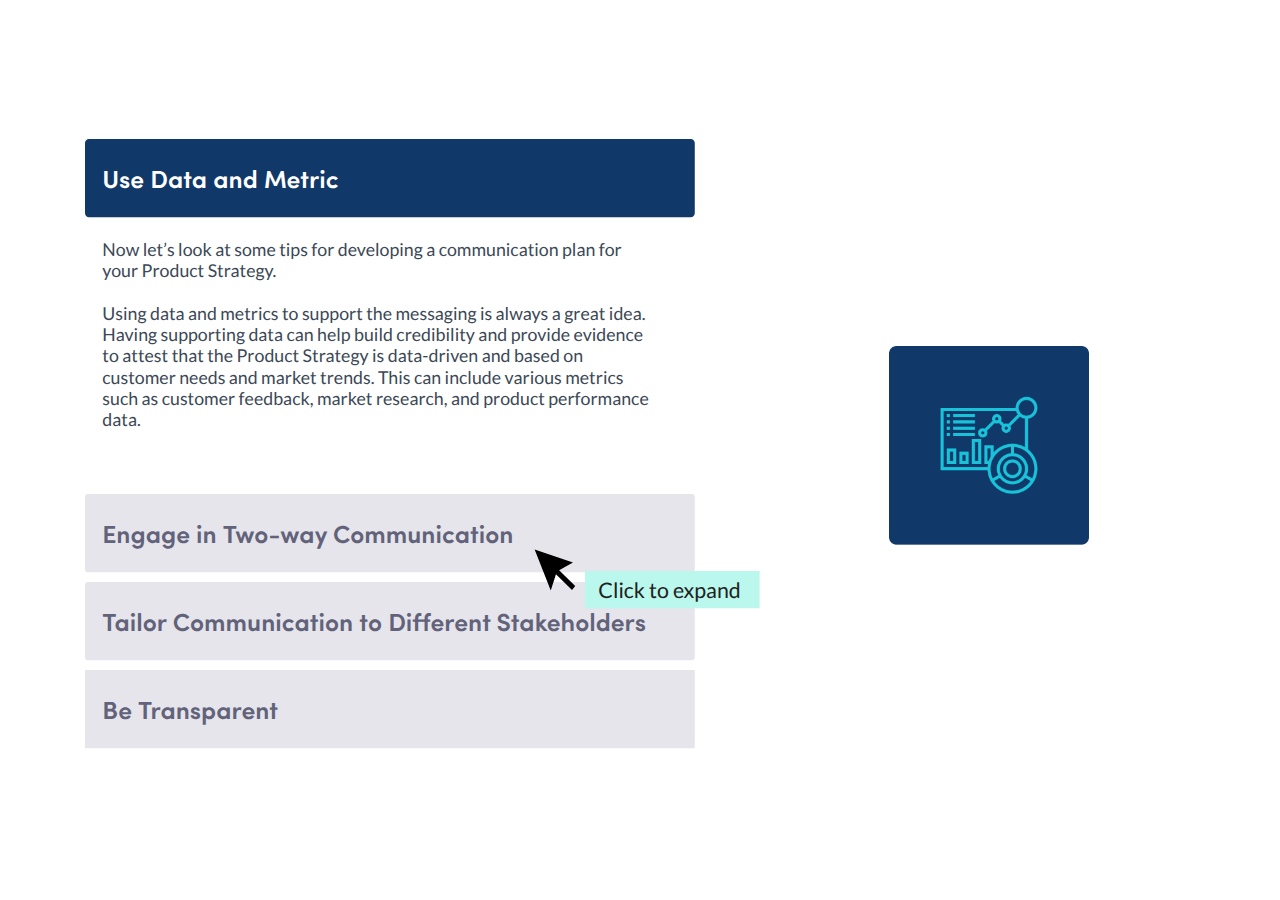
<file: index.html>
﻿<!doctype html>
<html lang="en-US">
<head>
  <meta charset="utf-8">
  <!-- Created using Storyline 360 - http://www.articulate.com  -->
  <!-- version: 3.78.30747.0 -->
  <title>comm222</title>
  <meta http-equiv="x-ua-compatible" content="IE=edge"/>
  <meta name="viewport" content="width=device-width,initial-scale=1,user-scalable=no,shrink-to-fit=no,minimal-ui"/>
  <meta name="apple-mobile-web-app-capable" content="yes"/>
  <style>
    html, body { height: 100%; padding: 0; margin: 0 }
    #app { height: 100%; width: 100%; }
  </style>

  <script>
    window.DS = {};
    window.globals = {
      DATA_PATH_BASE: '',
      HAS_FRAME: true,
      HAS_SLIDE: true,

      lmsPresent: false,
      tinCanPresent: false,
      cmi5Present: false,
      aoSupport: false,
      scale: 'noscale',
      captureRc: false,
      browserSize: 'optimal',
      bgColor: '#FFFFFF',
      features: 'AccessibleVideo,BgAudioBlip,ConnectionMessages,DropIn1,DropIn2,DropIn3,FullScreenToggle,LayerPresentAsDialog,MultipleQuizTracking,PlayerSpeedControl,StreamingVideo,UpdatedThemeEditor,UseAudioElement,VideoSync',
      themeName: 'unified',
      preloaderColor: '#8C8C8C',
      suppressAnalytics: false,
      productChannel: 'stable',
      publishSource: 'storyline',
      aid: 'aid|a8fbaf31-cd82-4534-a00a-83a3256e9906',
      cid: '5ff714f0-c469-4c72-928e-436738152205',
      playerVersion: '3.78.30747.0',
      publishTimestamp: '2023-08-17T11:02:29.9500108Z',
      maxIosVideoElements: 10,
      connectionSettings: { message: 'You%20are%20offline.%20Trying%20to%20reconnect...', useDarkTheme: true, mode: 'disabled' },

      
      parseParams: function(qs) {
        if (window.globals.parsedParams != null) {
          return window.globals.parsedParams;
        }
        qs = (qs || window.location.search.substr(1)).split('+').join(' ');
        var params = {},
            tokens,
            re = /[?&]?([^=]+)=([^&]*)/g;

        while (tokens = re.exec(qs)) {
          params[decodeURIComponent(tokens[1]).trim()] =
            decodeURIComponent(tokens[2]).trim();
        }
        window.globals.parsedParams = params;
        return params;
      }

    };
  </script>
  <script>
    var isIe11 = ('ActiveXObject' in window || window.MSBlobBuilder != null)
      && window.msCrypto != null && !window.ActiveXObject;
    if (isIe11) {
      window.globals.unsupportedBrowser = true;
      document.write(atob('[base64]'));
    }
  </script>
  
  <script>window.THREE = { };</script>
  
</head>
<body style="background: #FFFFFF" class="cs-HTML theme-unified">
  <!-- 360 -->
  <script>!function(){var e,i=/iPhone/i,o=/iPod/i,n=/iPad/i,t=/\biOS-universal(?:.+)Mac\b/i,r=/\bAndroid(?:.+)Mobile\b/i,a=/Android/i,d=/(?:SD4930UR|\bSilk(?:.+)Mobile\b)/i,p=/Silk/i,l=/Windows Phone/i,u=/\bWindows(?:.+)ARM\b/i,b=/BlackBerry/i,s=/BB10/i,c=/Opera Mini/i,f=/\b(CriOS|Chrome)(?:.+)Mobile/i,h=/Mobile(?:.+)Firefox\b/i,v=function(e){return void 0!==e&&"MacIntel"===e.platform&&"number"==typeof e.maxTouchPoints&&e.maxTouchPoints>1&&"undefined"==typeof MSStream};e=function(e){var m={userAgent:"",platform:"",maxTouchPoints:0};e||"undefined"==typeof navigator?"string"==typeof e?m.userAgent=e:e&&e.userAgent&&(m={userAgent:e.userAgent,platform:e.platform,maxTouchPoints:e.maxTouchPoints||0}):m={userAgent:navigator.userAgent,platform:navigator.platform,maxTouchPoints:navigator.maxTouchPoints||0};var g=m.userAgent,y=g.split("[FBAN");void 0!==y[1]&&(g=y[0]),void 0!==(y=g.split("Twitter"))[1]&&(g=y[0]);var A=function(e){return function(i){return i.test(e)}}(g),w={apple:{phone:A(i)&&!A(l),ipod:A(o),tablet:!A(i)&&(A(n)||v(m))&&!A(l),universal:A(t),device:(A(i)||A(o)||A(n)||A(t)||v(m))&&!A(l)},amazon:{phone:A(d),tablet:!A(d)&&A(p),device:A(d)||A(p)},android:{phone:!A(l)&&A(d)||!A(l)&&A(r),tablet:!A(l)&&!A(d)&&!A(r)&&(A(p)||A(a)),device:!A(l)&&(A(d)||A(p)||A(r)||A(a))||A(/\bokhttp\b/i)},windows:{phone:A(l),tablet:A(u),device:A(l)||A(u)},other:{blackberry:A(b),blackberry10:A(s),opera:A(c),firefox:A(h),chrome:A(f),device:A(b)||A(s)||A(c)||A(h)||A(f)},any:!1,phone:!1,tablet:!1};return w.any=w.apple.device||w.android.device||w.windows.device||w.other.device,w.phone=w.apple.phone||w.android.phone||w.windows.phone,w.tablet=w.apple.tablet||w.android.tablet||w.windows.tablet,w}(),"object"==typeof exports&&"undefined"!=typeof module?module.exports=e:"function"==typeof define&&define.amd?define((function(){return e})):this.isMobile=e}();
    window.isMobile.apple.tablet = window.isMobile.apple.tablet ||
      (navigator.platform === 'MacIntel' && navigator.maxTouchPoints > 1);
    window.isMobile.apple.device = window.isMobile.apple.device || window.isMobile.apple.tablet;
    window.isMobile.tablet = window.isMobile.tablet || window.isMobile.apple.tablet;
    window.isMobile.any = window.isMobile.any || window.isMobile.apple.tablet;
  </script>

  <div id="focus-sink" tabindex="-1"></div>

  <div id="preso"></div>
  <script>
    (function() {

      var classTypes = [ 'desktop', 'mobile', 'phone', 'tablet' ];

      var addDeviceClasses = function(prefix, testObj) {
        var curr, i;
        for (i = 0; i < classTypes.length; i++) {
          curr = classTypes[i];
          if (testObj[curr]) {
            document.body.classList.add(prefix + curr);
          }
        }
      };

      var params = window.globals.parseParams(),
          isDevicePreview = params.devicepreview === '1',
          isPhoneOverride = params.deviceType === 'phone' || (isDevicePreview && params.phone == '1'),
          isTabletOverride = (params.deviceType === 'tablet' || isDevicePreview) && !isPhoneOverride,
          isMobileOverride = isPhoneOverride || isTabletOverride;

      var deviceView = {
        desktop: !window.isMobile.any && !isMobileOverride,
        mobile: window.isMobile.any || isMobileOverride,
        phone: isPhoneOverride || (window.isMobile.phone && !isTabletOverride),
        tablet: isTabletOverride || window.isMobile.tablet
      };

      window.globals.deviceView = deviceView;
      window.isMobile.desktop = !window.isMobile.any;
      window.isMobile.mobile = window.isMobile.any;

      addDeviceClasses('view-', deviceView);

    })();
  </script>
  
  <script src='story_content/user.js' type=text/javascript></script>
  <div class="slide-loader"></div>

  <script>
    var doc = document, loader = doc.body.querySelector('.slide-loader'); [ 1, 2, 3 ].forEach(function(n) { var d = doc.createElement('div'); d.style.backgroundColor = window.globals.preloaderColor; d.classList.add('mobile-loader-dot'); d.classList.add('dot' + n); loader.appendChild(d); });
  </script>

  <div class="mobile-load-title-overlay" style="display: none">
    <div class="mobile-load-title">comm222</div>
  </div>

  <div class="mobile-chrome-warning"></div>

  
<style>
  .warn-connection-dialog {
    display: none;
    background: transparent;
    pointer-events: none;
    position: fixed;
    left: 0;
    top: 0;
    width: 100%;
    height: 100%;
    z-index: 999;
  }

  .warn-connection-content {
    border-radius: 4px;
    background: white;
    border: 1px solid #E7E7E7;
    color: #333333;
    box-shadow: 0 2px 4px rgba(0, 0, 0, 0.25);
    transition: all 150ms ease-out;
    position: absolute;
    white-space: nowrap;
  }

  .view-phone.is-landscape .warn-connection-content {
    left: 23px;
    bottom: 23px;
  }

  .view-tablet.is-landscape .warn-connection-content {
    left: 50%;
    top: 20px;
    transform: translateX(-50%);
  }

  .is-portrait .warn-connection-content {
    transform: translate(-50%, calc(-100% - 15px));
  }

  .warn-connection-content p {
    display: inline-block;
    margin: 0 8px 0 0;
    line-height: 33px;
    font-size: 11px;
  }

  .warn-connection-content svg {
    position: relative;
    vertical-align: middle;
    margin: 0 2px 2px 8px;
  }

  .view-desktop .warn-connection-content {
    left: 1.5em;
    bottom: 1.5em;
  }

  .view-desktop .warn-connection-content p {
    font-size: 1.1em;
  }

  .is-offline .warn-connection-dialog {
    display: block;
  }

  .is-offline .cs-panel * {
    pointer-events: none !important;
  }

  .is-offline .cs-panel {
    pointer-events: all !important;
  }

  .is-offline #nav-controls * {
    pointer-events: none !important;
  }

  .is-offline #nav-controls {
    pointer-events: all !important;
  }
</style>

<div class="warn-connection-dialog">
  <div class="warn-connection-content">
    <svg width="17" height="15" viewBox="0 0 17 15" xmlns="http://www.w3.org/2000/svg">
      <path fill="#8F0000" stroke="white" d="M16.07,12.98 L15.88,12.23 L9.51,1.21 C8.97,0.26,7.6,0.26,7.06,1.21 L0.69,12.23 C0.15,13.16,0.81,14.36,1.91,14.36 H14.65 C15.47,14.36,16.05,13.7,16.07,12.98 Z"/>
      <path fill="white" stroke="white" d="M8.58,5.5 C8.35,5.28,8.5,5.35,8.21,5.32 C8.09,5.35,7.97,5.49,7.96,5.67 C7.97,5.79,7.98,5.92,7.98,6.04 L7.98,6.04 C7.99,6.17,8,6.31,8.01,6.43 L8.01,6.44 C8.03,6.92,8.06,7.41,8.09,7.9 L8.09,7.9 C8.12,8.39,8.14,8.88,8.17,9.37 C8.17,9.39,8.18,9.42,8.2,9.44 C8.23,9.46,8.25,9.47,8.28,9.47 C8.31,9.47,8.34,9.46,8.35,9.44 C8.37,9.43,8.38,9.4,8.39,9.35 L8.39,9.34 C8.39,9.24,8.4,9.15,8.4,9.05 L8.4,9.05 C8.41,8.96,8.41,8.86,8.42,8.75 C8.43,8.44,8.45,8.12,8.47,7.81 L8.47,7.81 C8.49,7.49,8.51,7.18,8.53,6.87 C8.55,6.46,8.56,6.05,8.59,5.64 L8.6,5.62 C8.6,5.57,8.59,5.53,8.58,5.5 L8.21,5.32 Z"/>
      <circle fill="white" stroke="white" cx="8.3" cy="11.35" r="0.3"/>
    </svg>
    <p>You are offline. Trying to reconnect...</p>
  </div>
</div>

<script>
  (function() {
    window.DS.connection = {
      warningShown: false,
      assets: {},
      loadingAssetGroup: false,
      retryDelay: 500
    };

    var connectionSettings = window.globals.connectionSettings || {};

    // The `window.globals.features` variable must be set in `webpack.dev.config` when testing locally - it is not enough
    // to have it in the data - but it must be set there as well.
    var useConnectionMessages = window.AbortController != null &&
      window.location.protocol != 'file:' &&
      window.globals.features.indexOf('ConnectionMessages') != -1 &&
      connectionSettings.mode === 'normal';

    window.DS.connection.useConnectionMessages = useConnectionMessages

    var assetCount = 0;
    var checkLoadedId;


    if (useConnectionMessages && connectionSettings != null) {
      var contentEl = document.querySelector('.warn-connection-content');
      var messageEl = contentEl.querySelector('p')

      if (connectionSettings.useDarkTheme) {
        contentEl.style.borderColor = '#BABBBA';
        contentEl.style.backgroundColor = '#282828';
        contentEl.style.color = '#FFFFFF';
      }

      if (connectionSettings.message != null) {
        messageEl.textContent = window.decodeURIComponent(connectionSettings.message);
      }
    }

    function checkAssetsReady() {
      for (var i in DS.connection.assets) {
        if (!DS.connection.assets[i].success) {
          return false;
        }
      }
      return true;
    }

    function stopAssetGroup() {
      if (!useConnectionMessages) { return; }

      assetCount = 0;

      DS.connection.oldAssetGroup = DS.connection.assets;
      DS.connection.assets = {};
      DS.connection.loadingAssetGroup = false;
      clearInterval(checkLoadedId);
    }

    function startAssetGroup() {
      if (!useConnectionMessages) { return; }
      var ticks = 0;
      clearInterval(checkLoadedId);
      checkLoadedId = setInterval(function() {
        var loaded = 0;
        if (assetCount === 0 && loaded === 0) {
          clearInterval(checkLoadedId);
          return;
        }

        for (var i in DS.connection.assets) {
          if (DS.connection.assets[i].success) {
            loaded++;
          }
        }

        if (assetCount === loaded && checkAssetsReady()) {
          for (var i in DS.connection.assets) {
            if (DS.connection.assets[i].action) {
              DS.connection.assets[i].action();
            }
          }
          hideWarning();
          stopAssetGroup();
        }
      }, 100)
    }

    function requiredAsset(url, action, retry, type) {
      if (!useConnectionMessages) { return; }
      if (DS.connection.assets[url]) { return; }

      DS.connection.assets[url] = {
        success: false, action: action, retry: retry, type: type
      };
      assetCount = Object.keys(DS.connection.assets).length;
      if (!DS.connection.loadingAssetGroup) {
        startAssetGroup();
      }
      DS.connection.loadingAssetGroup = true;
    }

    function assetLoaded(url) {
      if (!useConnectionMessages) { return; }
      if (DS.connection.assets[url]) {
        DS.connection.assets[url].success = true;
      }
    }

    function assetFailed(url) {
      if (!useConnectionMessages) { return; }
      if (!DS.connection.assets[url]) {
        if (/\.js$/.test(url) && url.indexOf('transcripts') === -1) {
          setTimeout(function() {
            if (DS.connection.lastSlideLoaded != null) {
              DS.connection.lastSlideLoaded();
            }
          }, DS.connection.retryDelay);
        }
        return;
      }
      if (!DS.connection.warningShown) { showWarning(); }
      if (DS.connection.assets[url].retry) {
        setTimeout(function() {
          if (!DS.connection.assets[url].success) {
            DS.connection.assets[url].retry()
          }
        }, DS.connection.retryDelay);
      }
    }

    function hideWarning() {
      document.body.classList.remove('is-offline');
      DS.connection.warningShown = false;
    }
    DS.connection.hideWarning = hideWarning

    function showWarning(btn) {
      document.body.classList.add('is-offline')
      DS.connection.warningShown = true;
      updateWarningPosition();
    }

    function updateWarningPosition() {
      if (!DS.connection.warningShown) {
        return;
      }

      var isPortrait = document.body.classList.contains('is-portrait');
      var warningEl = document.querySelector('.warn-connection-content');

      if (isPortrait) {
        var slide = document.querySelector('.primary-slide');
        var slideRect = slide.getBoundingClientRect();

        warningEl.style.top = `${slideRect.top}px`
        warningEl.style.left = `${slideRect.left + slideRect.width / 2}px`
      } else {
        warningEl.style.top = null;
        warningEl.style.left = null;
      }

      window.requestAnimationFrame(updateWarningPosition);
    }

    // these will all be noops if the feature flag isn't set in
    // the data and `window.globals.features`
    DS.connection.requiredAsset = requiredAsset;
    DS.connection.assetLoaded = assetLoaded;
    DS.connection.assetFailed = assetFailed;
    DS.connection.stopAssetGroup = stopAssetGroup;
    DS.connection.startAssetGroup = startAssetGroup;
  })();
</script>


  <script>
    
    if (window.autoSpider && window.vInterfaceObject) {
      document.querySelector('.mobile-load-title-overlay').style.display = 'none';
    }
  </script>

  

  <link rel="stylesheet" href="html5/data/css/output.min.css" data-noprefix/>
</body>
<script src="html5/lib/scripts/bootstrapper.min.js"></script>
</html>
</file>
<file: html5/data/css/output.min.css>
@font-face {
  font-family: 'Lato Charset1_ 5i8VXLlv8BB348B5';
  src: url('[data-uri]');
  font-style: normal;
  font-weight: normal;
}
@font-face {
  font-family: 'Sofia Pro Charset1_ 6YU4BBA34A0';
  src: url('[data-uri]');
  font-style: normal;
  font-weight: normal;
}
@font-face {
  font-family: 'LatoBold Charset1_ BoldEB714DEC';
  src: url('[data-uri]');
  font-style: normal;
  font-weight: normal;
}
@font-face {
  font-family: 'Lato Charset0_v8MUn45tBE51451DC';
  src: url('[data-uri]');
  font-style: normal;
  font-weight: normal;
}
@font-face {
  font-family: 'Sofia Pro Charset0_v9oU56DF3E53';
  src: url('[data-uri]');
  font-style: normal;
  font-weight: normal;
}
.cs-HTML {
  background: rgba(255, 255, 255, 1);
}
.cs-pxabnsnfns10100000001 .cs-infopanel  {
  box-shadow: 0 1px 0 rgba(0, 0, 0, 0);
  background: rgba(255, 255, 255, 1);
}
.cs-pxabnsnfns10100000001 .cs-infopanel .cs-link {
  color: rgba(88, 88, 88, 1);
}
.cs-pxabnsnfns10100000001 .cs-infopanel .cs-link:hover {
  color: rgba(255, 255, 255, 1);
}
.cs-pxabnsnfns10100000001 .cs-infopanel .cs-name {
  color: rgba(68, 68, 68, 1);
}
.cs-pxabnsnfns10100000001 .cs-infopanel .cs-title {
  color: rgba(153, 153, 153, 1);
}
.cs-pxabnsnfns10100000001 .cs-infopanelpopup  {
  box-shadow: 0 1px 0 rgba(0, 0, 0, 0);
  background: rgba(0, 0, 0, 0);
}
.cs-pxabnsnfns10100000001 .cs-infopanelpopup .cs-link {
  color: rgba(255, 0, 0, 1);
}
.cs-pxabnsnfns10100000001 .cs-infopanelpopup .cs-link:hover {
  color: rgba(255, 255, 255, 1);
}
.cs-pxabnsnfns10100000001 .cs-infopanelpopup .cs-name {
  color: rgba(255, 255, 255, 1);
}
.cs-pxabnsnfns10100000001 .cs-infopanelpopup .cs-bio {
  color: rgba(88, 88, 88, 1);
}
.cs-pxabnsnfns10100000001 .cs-timer  {
  color: rgba(88, 88, 88, 1);
}
.cs-pxabnsnfns10100000001 .cs-duration stop:first-child {
  stop-color: rgba(220, 220, 220, 1);
}
.cs-pxabnsnfns10100000001 .cs-duration stop:last-child {
  stop-color: rgba(220, 220, 220, 1);
}
.cs-pxabnsnfns10100000001 .cs-elapsed stop:first-child {
  stop-color: rgba(254, 227, 71, 1);
}
.cs-pxabnsnfns10100000001 .cs-elapsed stop:last-child {
  stop-color: rgba(254, 227, 71, 1);
}
.cs-pxabnsnfns10100000001 .cs-timer .cs-pie .cs-innerstroke {
  stroke: rgba(199, 199, 199, 1);
}
.cs-pxabnsnfns10100000001 .cs-timer .cs-pie .cs-innerborder {
  stroke: rgba(255, 255, 255, 1);
}
.cs-pxabnsnfns10100000001 .cs-window  {
  box-shadow: 0 8px 5px rgba(0, 0, 0, 0.2);
  border-color: rgba(49, 99, 0, 1);
  background: rgba(250, 250, 250, 1);
  color: rgba(70, 70, 70, 1);
}
.cs-pxabnsnfns10100000001 .cs-window .cs-diva {
  border-color: rgba(0, 0, 0, 0);
}
.cs-pxabnsnfns10100000001 .cs-window .cs-divb {
  border-color: rgba(0, 0, 0, 0);
}
.cs-pxabnsnfns10100000001 .cs-editor .cs-editor-slide {
  color: rgba(255, 255, 255, 1);
}
.cs-pxabnsnfns10100000001 .cs-editor .cs-editor-html {
  color: rgba(70, 70, 70, 1);
}
.cs-pxabnsnfns10100000001 .cs-editor .cs-editor-button {
  text-shadow: 0 1px 0 rgba(0, 0, 0, 0);
  color: rgba(255, 255, 255, 1);
  border-color: rgba(33, 68, 0, 1);
  background: rgba(60, 124, 0, 1);
}
.cs-pxabnsnfns10100000001 .cs-editor .cs-editor-button:hover {
  background: rgba(66, 142, 0, 1);
}
.cs-pxabnsnfns10100000001 .cs-editor .cs-editor-button:active {
  background: rgba(46, 93, 0, 1);
}
.cs-pxabnsnfns10100000001 .cs-listitem  {
  color: rgba(70, 70, 70, 1);
  border-color: none;
  border: 1px solid transparent;
}
.cs-pxabnsnfns10100000001 .cs-listitem:hover {
  background: rgba(0, 0, 0, 0.05);
  border-color: rgba(142, 143, 142, 1) !important;
  border-width: 1px;
  border-radius: 2px;
  border-style: solid;
  box-sizing: border-box;
}
.cs-pxabnsnfns10100000001 .cs-listitem.hover {
  background: rgba(0, 0, 0, 0.05);
  border-color: rgba(142, 143, 142, 1) !important;
  border-width: 1px;
  border-radius: 2px;
  border-style: solid;
  box-sizing: border-box;
}
.cs-pxabnsnfns10100000001 .cs-glossary  {
  color: rgba(70, 70, 70, 1);
}
.cs-pxabnsnfns10100000001 .cs-glossary .cs-scrolling-panel {
  background: rgba(0, 0, 0, 0);
}
.cs-pxabnsnfns10100000001 .cs-glossary .cs-term.cs-selected .cs-choice-list-trigger {
  color: rgba(255, 255, 255, 1);
  background: rgba(255, 255, 255, 1);
}
.cs-pxabnsnfns10100000001 .cs-glossary .cs-term.cs-selected .cs-choice-list-trigger:focus {
  color: rgba(255, 255, 255, 1);
  background: rgba(255, 255, 255, 1);
}
.cs-pxabnsnfns10100000001 .cs-glossary .cs-term:hover .cs-choice-list-trigger {
  background: rgba(70, 70, 70, 1);
}
.cs-pxabnsnfns10100000001 .cs-glossary .cs-term.hover .cs-choice-list-trigger {
  background: rgba(70, 70, 70, 1);
}
.cs-pxabnsnfns10100000001 .cs-glossary .cs-term .cs-choice-list-trigger:focus {
  background: rgba(70, 70, 70, 1);
}
.cs-pxabnsnfns10100000001 .cs-glossary .cs-diva {
  border-color: rgba(0, 0, 0, 0);
}
.cs-pxabnsnfns10100000001 .cs-glossary .cs-divb {
  border-color: rgba(0, 0, 0, 0);
}
.cs-pxabnsnfns10100000001 .cs-glossary .cs-divc {
  border-color: rgba(0, 0, 0, 0);
}
.cs-pxabnsnfns10100000001 .cs-glossary .cs-heading {
  color: rgba(44, 47, 48, 1);
  font-weight: 700;
}
.note-content p span {
  color: rgba(70, 70, 70, 1);
  line-height: 1.4em;
  font-size: 103.769%;
}
.cs-pxabnsnfns10100000001 .cs-resource .cs-separator {
  border-color: rgba(0, 0, 0, 0);
}
.cs-pxabnsnfns10100000001 .cs-outline  {
  color: rgba(45, 45, 45, 1);
}
.cs-pxabnsnfns10100000001 .cs-outline .cs-diva {
  border-color: rgba(0, 0, 0, 0);
}
.cs-pxabnsnfns10100000001 .cs-outline .cs-divb {
  border-color: rgba(0, 0, 0, 0);
}
.cs-pxabnsnfns10100000001 .cs-outline .cs-divc {
  border-color: rgba(0, 0, 0, 0);
}
.cs-pxabnsnfns10100000001 .cs-outline .cs-search-filter:hover {
  color: rgba(0, 0, 0, 0);
}
.cs-pxabnsnfns10100000001 .cs-outline .cs-search-filter.hover {
  color: rgba(0, 0, 0, 0);
}
.cs-pxabnsnfns10100000001 .cs-transcript  {
  color: rgba(255, 255, 255, 1);
}
.cs-pxabnsnfns10100000001 .cs-transcript .cs-div {
  border-color: rgba(0, 0, 0, 0);
}
.cs-pxabnsnfns10100000001 .cs-tabs:not(.topmenu-item) {
  color: rgba(39, 43, 44, 1);
}
.cs-pxabnsnfns10100000001 .cs-tabs .cs-inner-button:not(.topmenu-item) {
  text-shadow: 0 1px 0 rgba(0, 0, 0, 0);
}
.cs-pxabnsnfns10100000001 .cs-tabs:hover:not(.topmenu-item) {
  color: rgba(39, 43, 44, 1);
}
.cs-pxabnsnfns10100000001 .cs-tabs.cs-selected {
  background: rgba(0, 0, 0, 0);
  color: rgba(39, 43, 44, 1);
}
.cs-pxabnsnfns10100000001 .cs-seekcontrol  {
  background: rgba(0, 0, 0, 0);
  border-color: rgba(0, 0, 0, 0);
}
.cs-pxabnsnfns10100000001 .cs-seekcontrol .cs-button:hover .cs-icon {
  fill: rgba(255, 255, 255, 1);
}
.cs-pxabnsnfns10100000001 .cs-seekcontrol .cs-button.hover .cs-icon {
  fill: rgba(255, 255, 255, 1);
}
.cs-pxabnsnfns10100000001 .cs-seekcontrol .cs-button .cs-icon-shadow {
  fill: rgba(0, 0, 0, 0);
}
.cs-pxabnsnfns10100000001 .cs-seekcontrol .cs-button .cs-icon {
  fill: rgba(140, 140, 140, 1);
}
.cs-pxabnsnfns10100000001 .cs-seekcontrol .cs-seek .cs-fill {
  background: rgba(255, 255, 255, 0.6);
}
.cs-pxabnsnfns10100000001 .cs-seekcontrol .cs-seek {
  background: rgba(142, 143, 142, 1);
  border-color: rgba(0, 0, 0, 0);
}
.cs-pxabnsnfns10100000001 .cs-searchinput .cs-input {
  color: rgba(70, 70, 70, 1);
  border-color: rgba(0, 0, 0, 0);
  background: rgba(0, 0, 0, 0.05);
}
.cs-pxabnsnfns10100000001 .cs-searchinput .cs-input:focus {
  color: rgba(44, 47, 48, 1);
  background: rgba(41, 41, 41, 1);
}
.cs-pxabnsnfns10100000001 .cs-searchinput .cs-input:hover {
  box-shadow: inset 0 0 1px 0 rgba(69, 126, 19, 0);
}
.cs-pxabnsnfns10100000001 .cs-searchinput .cs-input.hover {
  box-shadow: inset 0 0 1px 0 rgba(69, 126, 19, 0);
}
.cs-pxabnsnfns10100000001 .cs-searchinput .cs-button .cs-icon {
  fill: rgba(88, 88, 88, 1);
}
.cs-pxabnsnfns10100000001 .cs-searchinput .cs-button:hover {
  fill: rgba(63, 133, 0, 1);
}
.cs-pxabnsnfns10100000001 .cs-searchinput .cs-button.hover {
  fill: rgba(63, 133, 0, 1);
}
.cs-pxabnsnfns10100000001 .cs-menu  {
  box-shadow: 0 1px 0 rgba(0, 0, 0, 0);
  background: rgba(250, 250, 250, 1);
}
.cs-pxabnsnfns10100000001 .cs-topmenu-item.active .cs-tab {
  background: rgba(250, 250, 250, 1);
}
.cs-pxabnsnfns10100000001 .cs-logo  {
  box-shadow: 0 1px 0 rgba(37, 75, 0, 1);
  background: rgba(255, 255, 255, 0);
}
.cs-pxabnsnfns10100000001 .cs-checkbox  {
  color: rgba(255, 255, 255, 1);
}
.cs-pxabnsnfns10100000001 .cs-checkbox:hover {
  border-color: rgba(175, 221, 130, 1);
}
.cs-pxabnsnfns10100000001 .cs-checkbox.hover {
  border-color: rgba(175, 221, 130, 1);
}
.cs-pxabnsnfns10100000001 .cs-checkbox .cs-box {
  color: rgba(255, 255, 255, 1);
  border-color: rgba(42, 83, 0, 1);
}
.cs-pxabnsnfns10100000001 .cs-checkbox .cs-box:checked::after {
  color: rgba(43, 196, 0, 1);
}
.cs-pxabnsnfns10100000001 .cs-button  {
  text-shadow: 0 1px 0 rgba(0, 0, 0, 0);
  color: rgba(88, 88, 88, 1);
  border-color: rgba(0, 0, 0, 0);
  background: rgba(0, 0, 0, 0);
  box-shadow: 0 1px 0 rgba(0, 0, 0, 0);
}
.cs-pxabnsnfns10100000001 .cs-button .cs-icon {
  fill: rgba(88, 88, 88, 1);
}
.cs-pxabnsnfns10100000001 .cs-button .cs-icon-shadow {
  fill: rgba(0, 0, 0, 0);
}
.cs-pxabnsnfns10100000001 .cs-button:hover {
  background: rgba(39, 43, 44, 1);
}
.cs-pxabnsnfns10100000001 .cs-button.hover {
  background: rgba(39, 43, 44, 1);
}
.cs-pxabnsnfns10100000001 .cs-button:active {
  background: rgba(0, 0, 0, 0);
}
.cs-pxabnsnfns10100000001 .cs-button.cs-disabled:hover {
  background: rgba(0, 0, 0, 0);
}
.cs-pxabnsnfns10100000001 .cs-button.cs-disabled.hover {
  background: rgba(0, 0, 0, 0);
}
.cs-pxabnsnfns10100000001 .cs-button.cs-disabled:active {
  background: rgba(0, 0, 0, 0);
}
.cs-pxabnsnfns10100000001 .cs-button.cs-volume:hover {
  background: rgba(0, 0, 0, 0);
}
.cs-pxabnsnfns10100000001 .cs-button.cs-volume.hover {
  background: rgba(0, 0, 0, 0);
}
.cs-pxabnsnfns10100000001 .cs-button.cs-volume:active {
  background: rgba(0, 0, 0, 0);
}
.cs-pxabnsnfns10100000001.cs-base  {
  color: rgba(88, 88, 88, 1);
  border-color: rgba(255, 255, 255, 0);
  background: rgba(255, 255, 255, 1);
}
.cs-pxabnsnfns10100000001.cs-base .cs-separator .cs-diva {
  background: rgba(250, 250, 250, 1);
}
.cs-pxabnsnfns10100000001.cs-base .cs-separator .cs-divb {
  background: rgba(0, 0, 0, 0);
}
.cs-pxabnsnfns10100000001.cs-base .cs-topmenu-item.active .cs-tab {
  border-color: rgba(250, 250, 250, 1);
}
.cs-pxabnsnfns10100000001.cs-base .cs-topmenu-item.active .cs-panel {
  border-color: rgba(250, 250, 250, 1);
}
.cs-pxabnsnfns10100000001.cs-base .cs-left {
  background: rgba(250, 250, 250, 1);
}
.cs-pxabnsnfns10100000001.cs-base .cs-area-primary .cs-slide-container {
  background: rgba(255, 255, 255, 1);
}
.cs-pxabnsnfns10100000001.cs-base.cs-custom-theme .cs-brandhighlight-bg {
  background: rgba(255, 255, 255, 1) !important;
}
.cs-pxabnsnfns10100000001.cs-base.cs-custom-theme .cs-brandhighlight-secondary-bg {
  background: rgba(255, 255, 255, 1) !important;
}
.cs-pxabnsnfns10100000001.cs-base.cs-custom-theme .cs-brandhighlight-border {
  border-color: rgba(255, 255, 255, 1) !important;
}
.cs-pxabnsnfns10100000001.cs-base.cs-custom-theme .cs-brandhighlight-text {
  color: rgba(255, 255, 255, 1) !important;
}
.cs-pxabnsnfns10100000001.cs-base.cs-custom-theme .cs-brandhighlight-fill {
  fill: rgba(255, 255, 255, 1) !important;
}
.cs-pxabnsnfns10100000001.cs-base.cs-custom-theme .cs-listitem.cs-selected {
  background-color: rgba(0, 0, 0, 0.05) !important;
}
.cs-pxabnsnfns10100000001 .cs-volume::-moz-range-thumb {
  border-color: rgba(43, 85, 0, 1);
  box-shadow: inset 0 0 1px 0 rgba(43, 85, 0, 1);
  background: rgba(255, 255, 255, 1);
}
.cs-pxabnsnfns10100000001 .cs-volume::-ms-thumb {
  border-color: rgba(43, 85, 0, 1);
  box-shadow: inset 0 0 1px 0 rgba(43, 85, 0, 1);
  background: rgba(255, 255, 255, 1);
}
.cs-pxabnsnfns10100000001 .cs-volume::-webkit-slider-thumb {
  border-color: rgba(43, 85, 0, 1);
  box-shadow: inset 0 0 1px 0 rgba(43, 85, 0, 1);
  background: rgba(255, 255, 255, 1);
}
.cs-pxabnsnfns10100000001 .cs-volume::-moz-range-track {
  border-color: rgba(66, 140, 1, 1);
  background: rgba(142, 143, 142, 1);
}
.cs-pxabnsnfns10100000001 .cs-volume::-ms-track {
  border-color: rgba(66, 140, 1, 1);
  background: rgba(142, 143, 142, 1);
}
.cs-pxabnsnfns10100000001 .cs-volume::-webkit-slider-runnable-track {
  border-color: rgba(66, 140, 1, 1);
  background: rgba(142, 143, 142, 1);
}
body.show-focus .tab-focus-box {
  box-shadow: 0 0 0 1px rgba(255, 255, 0, 1), 0 0 0 3px rgba(0, 32, 96, 1), 0 0 5px 5px rgba(255, 255, 0, 1);
  border-color: transparent;
  outline: 2px transparent solid;
}
.skipnav {
  box-shadow: 0 0 0 1px rgba(255, 255, 0, 1), 0 0 0 3px rgba(0, 32, 96, 1), 0 0 5px 5px rgba(255, 255, 0, 1);
  border-color: transparent;
  outline: 2px transparent solid;
}
.cs-pxabnsnfns10100000001 .cs-listitem:hover {
  color: none;
}
.cs-pxabnsnfns10100000001 .cs-listitem.hover {
  color: none;
}
.cs-pxabnsnfns10100000001 .cs-listitem.cs-viewed {
  color: #464646;
}
.cs-pxabnsnfns10100000001 .cs-listitem {
  color: #464646;
}
.cs-pxabnsnfns10100000001 .cs-listitem:hover .cs-icon-carrot * {
  fill: none;
}
.cs-pxabnsnfns10100000001 .cs-listitem.hover .cs-icon-carrot * {
  fill: none;
}
.cs-pxabnsnfns10100000001 .cs-listitem .cs-icon-carrot {
  color: none;
  top: calc(3px);
}
.cs-pxabnsnfns10100000001 .cs-listitem .cs-icon-carrot .cs-shadow {
  color: #2C2F30;
}
.cs-pxabnsnfns10100000001 .item-collapsible .is-scene {
  color: #2C2F30 !important;
  font-weight: 700;
}
.cs-pxabnsnfns10100000001 .is-scene .cs-icon-carrot * {
  color: #2C2F30 !important;
  font-weight: 700;
}
.cs-pxabnsnfns10100000001 .is-scene:not(.outline-links-collapse) > a {
  color: #2C2F30;
}
.cs-pxabnsnfns10100000001 .is-scene:not(.outline-links-collapse) .cs-icon-carrot * {
  fill: none !important;
  color: #2C2F30 !important;
}
.cs-pxabnsnfns10100000001 .tabs, .cs-pxabnsnfns10100000001 .cs-logo {
  border-bottom: 1px solid rgba(142, 143, 142, 1);
}
.cs-pxabnsnfns10100000001 .area-secondary-wrapper:after {
  background-image: url('[data-uri]');
  background-size: 100%;
}
.cs-pxabnsnfns10100000001 .panel-footer {
  background: #FAFAFA;
}
.cs-pxabnsnfns10100000001 #outline-search {
  background: rgba(0, 0, 0, 0.05);
  border-color: rgba(142, 143, 142, 1);
  border-width: 1px;
  border-style: solid;
}
.cs-pxabnsnfns10100000001 .topmenu-panel #outline-search {
  background: #EAEAEA;
}
.cs-pxabnsnfns10100000001 .search-icon circle, .cs-pxabnsnfns10100000001 .search-icon path {
  stroke: #585858;
}
.cs-pxabnsnfns10100000001 #outline-search input[type   =search] {
  color: #2C2F30;
}
.cs-pxabnsnfns10100000001 #outline-search ::-webkit-input-placeholder {
  color: #464646 !important;
}
.cs-pxabnsnfns10100000001 #outline-search :-ms-input-placeholder {
  color: #464646 !important;
}
.cs-pxabnsnfns10100000001 #outline-search ::-moz-placeholder {
  color: #464646 !important;
  opacity: 1;
}
.cs-pxabnsnfns10100000001 .cs-topmenu-item.active, body:not(.is-touchable-tablet) .cs-pxabnsnfns10100000001 .cs-topmenu-item:hover {
  color: #272B2C;
}
.cs-pxabnsnfns10100000001 .cs-topmenu-item.button-tapped {
  color: #272B2C;
}
.cs-pxabnsnfns10100000001 .cs-topmenu-item.active .cs-tab, .cs-pxabnsnfns10100000001 .cs-topmenu-item .cs-tab {
  background: transparent !important;
  border: none !important;
}
.cs-pxabnsnfns10100000001 .top-tabs-drop-icon div {
  background: #585858;
}
.cs-pxabnsnfns10100000001 .cs-panel.topmenu-panel .panel-content, .cs-pxabnsnfns10100000001 .top-tabs-drop {
  background: #FAFAFA;
}
.cs-pxabnsnfns10100000001 .cs-topmenu-item.active .cs-panel {
  background: #FAFAFA;
}
.cs-pxabnsnfns10100000001 .cs-menu.topmenu-panel, .cs-pxabnsnfns10100000001 .top-tabs-drop {
  border: 1px solid rgba(250, 250, 250, 1) !important;
  border-radius: 3px;
}
.cs-pxabnsnfns10100000001 .resources .resources-list a:hover {
  background: rgba(0, 0, 0, 0.05);
}
body:not(.is-touchable-tablet) .cs-pxabnsnfns10100000001 .resources .resources-list a:hover {
  background: rgba(0, 0, 0, 0.05);
}
.cs-pxabnsnfns10100000001 .resources .resources-list a.hover {
  background: rgba(0, 0, 0, 0.05);
}
body:not(.is-touchable-tablet) .cs-pxabnsnfns10100000001 .resources .resources-list a.hover {
  background: rgba(0, 0, 0, 0.05);
}
.cs-pxabnsnfns10100000001 .resources .resources-list a.button-tapped {
  background: rgba(0, 0, 0, 0.05);
}
.cs-pxabnsnfns10100000001 .cs-icon path, .cs-pxabnsnfns10100000001 .cs-icon rect, .cs-pxabnsnfns10100000001 .cs-icon polygon, .cs-pxabnsnfns10100000001 .menu-icon-wrapper.menu-icon-wrapper-hover path {
  fill: #585858;
}
.cs-pxabnsnfns10100000001 .cs-icon .icon-stroke-only {
  fill: none !important;
  stroke: #585858 !important;
}
body:not(.is-touchable-tablet) .cs-pxabnsnfns10100000001 .cs-button:hover .cs-icon path, body:not(.is-touchable-tablet) .cs-pxabnsnfns10100000001 .cs-button:hover .cs-icon rect, body:not(.is-touchable-tablet) .cs-pxabnsnfns10100000001 .cs-button:hover .cs-icon polygon {
  fill: #272B2C;
}
body:not(.is-touchable-tablet) .cs-pxabnsnfns10100000001 .cs-tabs:hover .search-icon circle, body:not(.is-touchable-tablet) .cs-pxabnsnfns10100000001 .cs-tabs:hover .search-icon path {
  stroke: #272B2C;
}
.cs-pxabnsnfns10100000001 .cs-button.button-tapped .cs-icon path, .cs-pxabnsnfns10100000001 .cs-button.button-tapped .cs-icon rect, .cs-pxabnsnfns10100000001 .cs-button.button-tapped .cs-icon polygon {
  fill: #272B2C;
}
body:not(.is-touchable-tablet) .cs-pxabnsnfns10100000001 .cs-button:hover .cs-icon .icon-stroke-only {
  fill: none !important;
  stroke: #272B2C !important;
}
.cs-pxabnsnfns10100000001 .cs-button:button-tapped .cs-icon .icon-stroke-only {
  fill: none !important;
  stroke: #272B2C !important;
}
.cs-pxabnsnfns10100000001 .menu-icon-wrapper.menu-icon-wrapper-hover svg path {
  fill: #272B2C;
}
.floating-sidebar:not(.sidebar-closed) .cs-pxabnsnfns10100000001 #hamburger .menu-icon-wrapper svg path {
  fill: #BABBBA;
}
.floating-sidebar:not(.sidebar-closed) .cs-pxabnsnfns10100000001 #hamburger .menu-icon-wrapper.menu-icon-wrapper-hover svg path {
  fill: #F8F8F8;
}
.cs-pxabnsnfns10100000001 .volume .btn:before {
  background-image: url('[data-uri]');
}
.cs-pxabnsnfns10100000001 .volume-track {
  background: #8E8F8E;
}
.cs-pxabnsnfns10100000001 .volume-icon circle {
  stroke: #585858;
}
.cs-pxabnsnfns10100000001 .cs-settings > .settings-panel {
  background: #FAFAFA;
  border: 1px solid rgba(250, 250, 250, 1) !important;
  border-radius: 3px;
}
.cs-pxabnsnfns10100000001 .cs-settings > .panel-down-arrow {
  fill: #FAFAFA;
}
.cs-pxabnsnfns10100000001 .switch-toggle .border {
  stroke: #919191;
}
.cs-pxabnsnfns10100000001 .switch-toggle .thumb-off .thumb {
  fill: #585858;
}
.cs-pxabnsnfns10100000001 .switch-toggle .thumb-on .track {
  fill: rgba(255, 255, 255, 0.3);
}
.cs-pxabnsnfns10100000001 .switch-toggle .thumb-off .track {
  fill: rgba(233, 233, 233, 1);
}
.cs-pxabnsnfns10100000001 .switch-label {
  color: #464646;
}
.cs-pxabnsnfns10100000001 .cs-panel .scrollarea-btn:after {
  background: rgba(88, 88, 88, 0.8);
}
.scrollarea-scrollbar:hover .scrollarea-btn:after, .scrollarea-scrollbar.highlight-scrollbar .scrollarea-btn:after {
  background: rgba(88, 88, 88, 0.8);
}
.floating-sidebar .sidebar-overlay {
  background: rgba(0, 0, 0, 0.85);
}
.cs-pxabnsnfns10100000001 .overlay-message {
  background: rgba(0, 0, 0, 0.85);
}
.cs-pxabnsnfns10100000001 .top-ui-bg, .cs-pxabnsnfns10100000001 .bottom-ui-bg, .cs-pxabnsnfns10100000001 .right-ui-bg, .cs-pxabnsnfns10100000001 .left-ui-bg {
  background: rgba(255, 255, 255, 0.8);
}
.cs-pxabnsnfns10100000001 .circle-progress-bg {
  fill: #FFFFFF;
}
.cs-pxabnsnfns10100000001 .circle-progress-well {
  fill: #8E8F8E;
}
.cs-pxabnsnfns10100000001 .circle-progress-pie {
  stroke: #8E8F8E;
}
.cs-pxabnsnfns10100000001 .lightbox .option-pane {
  background: rgba(255, 255, 255, 0.8);
}
.cs-pxabnsnfns10100000001 .lightbox .option-pane:before {
  background: #FFFFFF;
}
.cs-pxabnsnfns10100000001 .message-window {
  background: #FAFAFA;
  border: 1px solid rgba(70, 70, 70, 1) !important;
  border-radius: 3px;
}
.cs-pxabnsnfns10100000001 .message-window-header p, .cs-pxabnsnfns10100000001 .message-window-text {
  color: #464646;
}
.cs-pxabnsnfns10100000001 .message-window-header p {
  border-bottom: 1px solid rgba(70, 70, 70, 1);
}
.cs-pxabnsnfns10100000001 .message-window button.slide-object-button {
  border: 1px solid rgba(70, 70, 70, 1) !important;
}
.cs-pxabnsnfns10100000001 .message-window button.slide-object-button:hover {
  background: rgba(0, 0, 0, 0.05) !important;
}
.message-window .slide-object-button tspan, .message-window .slide-object-button-text tspan {
  fill: #464646 !important;
}
body:not(.is-touchable-tablet) .cs-pxabnsnfns10100000001 .cs-button:hover .text {
  color: #272B2C;
}
.cs-pxabnsnfns10100000001 .cs-button.button-tapped .text {
  color: #272B2C;
}
.cs-pxabnsnfns10100000001.cs-base {
  background: #FFFFFF;
}
.cs-pxabnsnfns10100000001 .cs-menu {
  background: transparent;
}
.cs-pxabnsnfns10100000001 .progress-bar .progress-bar-fill:after {
  background: #FFFFFF !important;
}
.cs-pxabnsnfns10100000001 .volume-dot {
  background: #FFFFFF !important;
}
.fn-npnxnanbsnfns10100000001 {
  font-family: 'Lato22AB4CAF';
  -webkit-font-variant-ligatures: no-common-ligatures;
  font-variant-ligatures: no-common-ligatures;
}
.fn-pxabnsnfns10100000001 {
  font-family: 'Lato22AB4CAF';
  -webkit-font-variant-ligatures: no-common-ligatures;
  font-variant-ligatures: no-common-ligatures;
}
.fn-npxnabnsnfns10100000001 {
  font-family: 'Lato22AB4CAF';
  -webkit-font-variant-ligatures: no-common-ligatures;
  font-variant-ligatures: no-common-ligatures;
}
.fn-npnxnanbnsnfns10100000001 {
  font-family: 'Lato22AB4CAF';
  -webkit-font-variant-ligatures: no-common-ligatures;
  font-variant-ligatures: no-common-ligatures;
}
.fn-pxabnsnfns10100000000 {
  font-family: 'Lato22AB4CAF';
  -webkit-font-variant-ligatures: no-common-ligatures;
  font-variant-ligatures: no-common-ligatures;
}
@font-face {
  font-family: 'Lato22AB4CAF';
  src: url('[data-uri]');
  font-style: normal;
  font-weight: bold;
}
@font-face {
  font-family: 'Lato22AB4CAF';
  src: url('[data-uri]');
  font-style: normal;
  font-weight: normal;
}
.cs-ExternalInterfaceErrorSlide .cs-buttonOK {
  color: rgba(255, 255, 255, 1);
  border-color: rgba(33, 68, 0, 1);
  background: rgba(60, 124, 0, 1);
  text-shadow: 0 1px 0 rgba(0, 0, 0, 0);
}
.cs-ExternalInterfaceErrorSlide .cs-buttonOK .cs-html {
  color: rgba(70, 70, 70, 1);
}
.cs-ExternalInterfaceErrorSlide .cs-buttonOK .cs-slide {
  border-color: rgba(255, 255, 255, 1);
}
.cs-ExternalInterfaceErrorSlide .cs-buttonOK:hover {
  background: rgba(66, 142, 0, 1);
}
.cs-ExternalInterfaceErrorSlide .cs-buttonOK:active {
  background: rgba(46, 93, 0, 1);
}
.cs-InvalidPromptSlide .cs-6YvokaplSz2-InvalidPromptSlide-btn0 {
  color: rgba(255, 255, 255, 1);
  border-color: rgba(33, 68, 0, 1);
  background: rgba(60, 124, 0, 1);
  text-shadow: 0 1px 0 rgba(0, 0, 0, 0);
}
.cs-InvalidPromptSlide .cs-6YvokaplSz2-InvalidPromptSlide-btn0 .cs-html {
  color: rgba(70, 70, 70, 1);
}
.cs-InvalidPromptSlide .cs-6YvokaplSz2-InvalidPromptSlide-btn0 .cs-slide {
  border-color: rgba(255, 255, 255, 1);
}
.cs-InvalidPromptSlide .cs-6YvokaplSz2-InvalidPromptSlide-btn0:hover {
  background: rgba(66, 142, 0, 1);
}
.cs-InvalidPromptSlide .cs-6YvokaplSz2-InvalidPromptSlide-btn0:active {
  background: rgba(46, 93, 0, 1);
}
.cs-PrintPromptSlide .cs-6YvokaplSz2-PrintPromptSlide-btn0 {
  color: rgba(255, 255, 255, 1);
  border-color: rgba(33, 68, 0, 1);
  background: rgba(60, 124, 0, 1);
  text-shadow: 0 1px 0 rgba(0, 0, 0, 0);
}
.cs-PrintPromptSlide .cs-6YvokaplSz2-PrintPromptSlide-btn0 .cs-html {
  color: rgba(70, 70, 70, 1);
}
.cs-PrintPromptSlide .cs-6YvokaplSz2-PrintPromptSlide-btn0 .cs-slide {
  border-color: rgba(255, 255, 255, 1);
}
.cs-PrintPromptSlide .cs-6YvokaplSz2-PrintPromptSlide-btn0:hover {
  background: rgba(66, 142, 0, 1);
}
.cs-PrintPromptSlide .cs-6YvokaplSz2-PrintPromptSlide-btn0:active {
  background: rgba(46, 93, 0, 1);
}
.cs-ScrollPromptSlide .cs-6YvokaplSz2-ScrollPromptSlide-btn0 {
  color: rgba(255, 255, 255, 1);
  border-color: rgba(33, 68, 0, 1);
  background: rgba(60, 124, 0, 1);
  text-shadow: 0 1px 0 rgba(0, 0, 0, 0);
}
.cs-ScrollPromptSlide .cs-6YvokaplSz2-ScrollPromptSlide-btn0 .cs-html {
  color: rgba(70, 70, 70, 1);
}
.cs-ScrollPromptSlide .cs-6YvokaplSz2-ScrollPromptSlide-btn0 .cs-slide {
  border-color: rgba(255, 255, 255, 1);
}
.cs-ScrollPromptSlide .cs-6YvokaplSz2-ScrollPromptSlide-btn0:hover {
  background: rgba(66, 142, 0, 1);
}
.cs-ScrollPromptSlide .cs-6YvokaplSz2-ScrollPromptSlide-btn0:active {
  background: rgba(46, 93, 0, 1);
}
</file>
